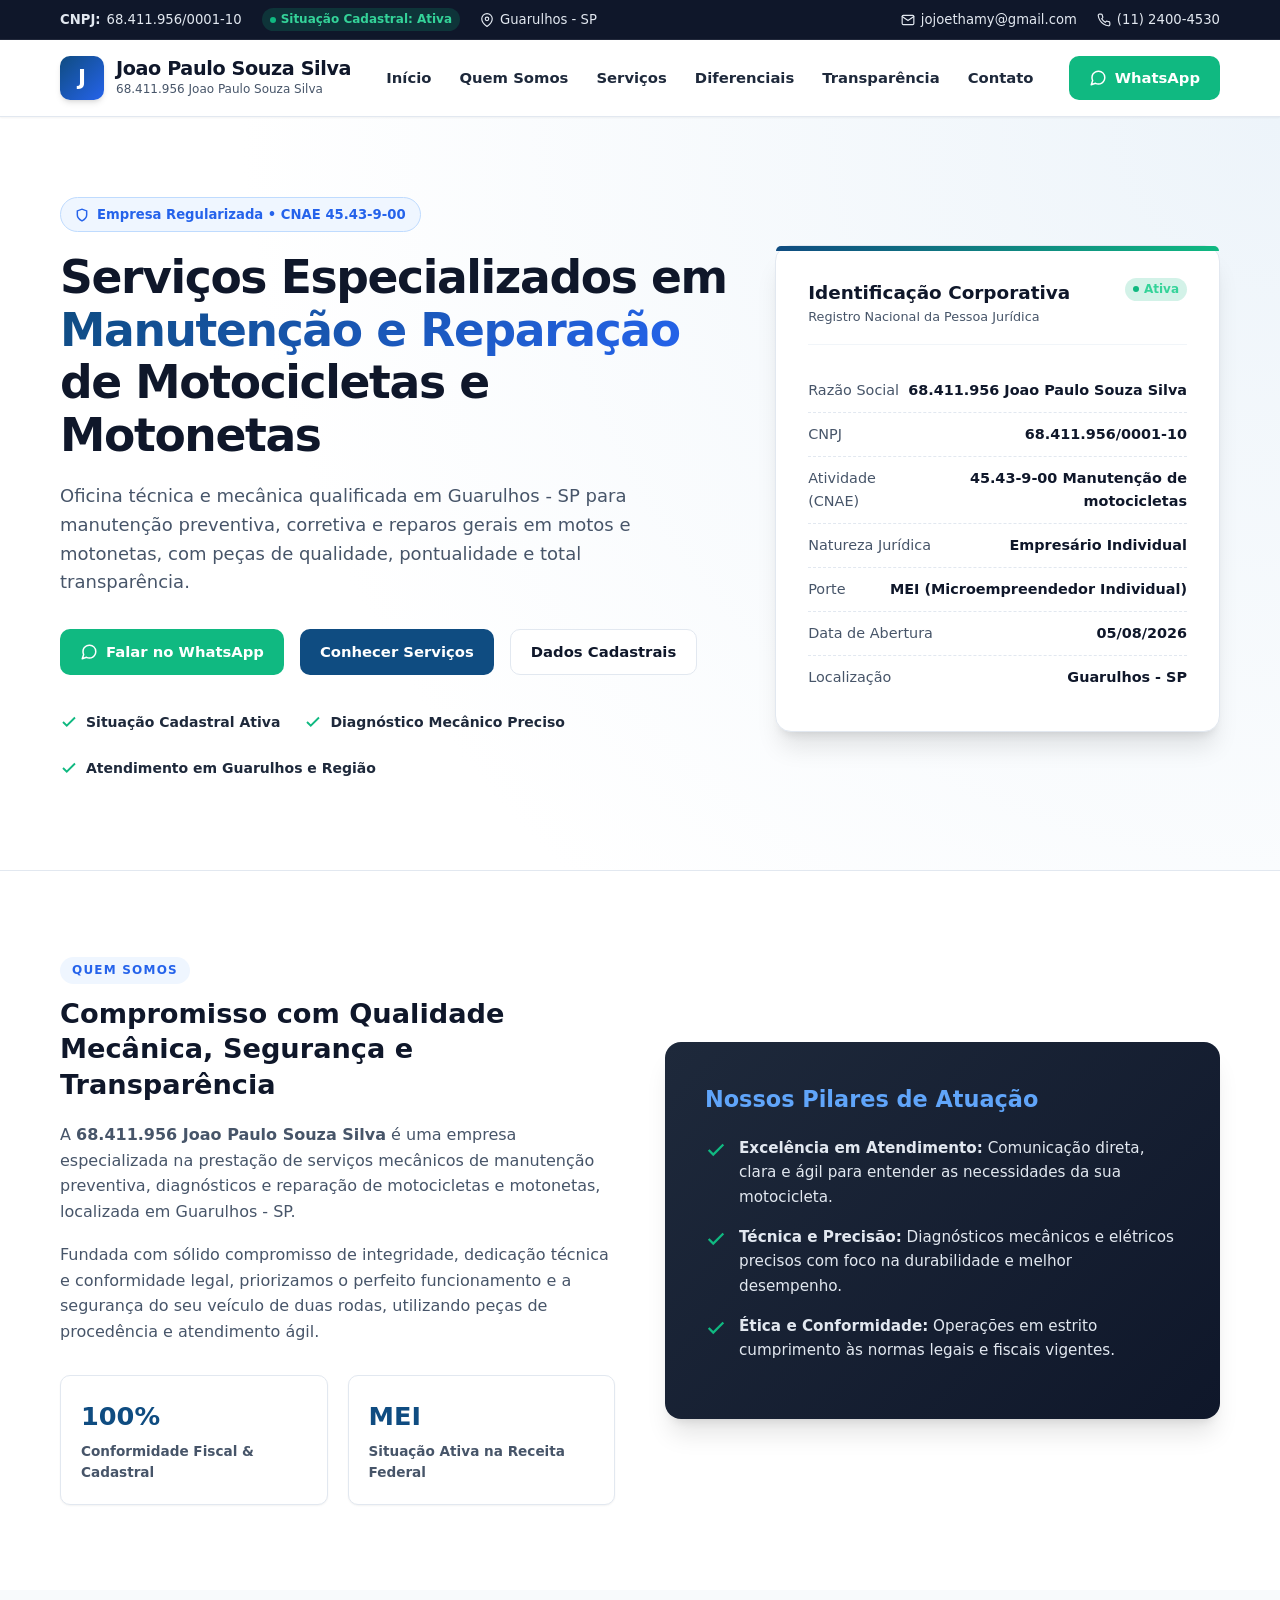
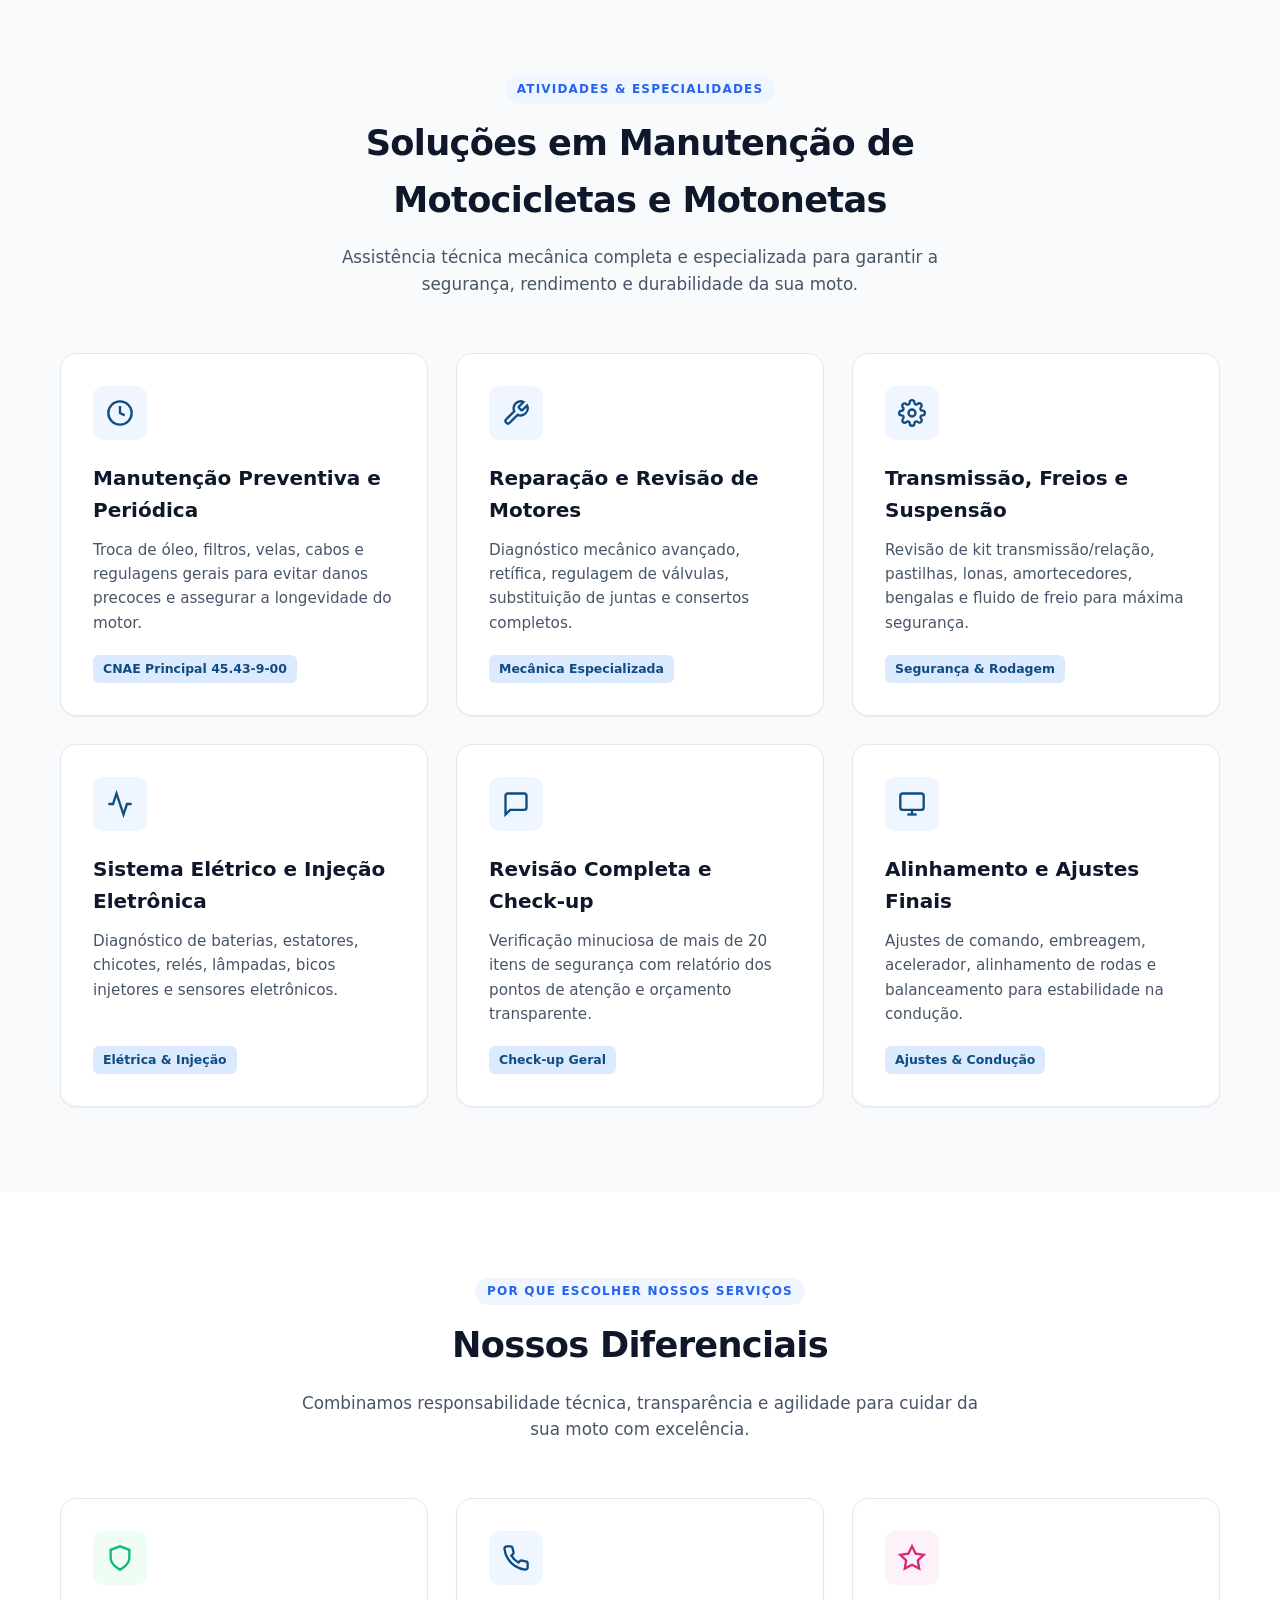
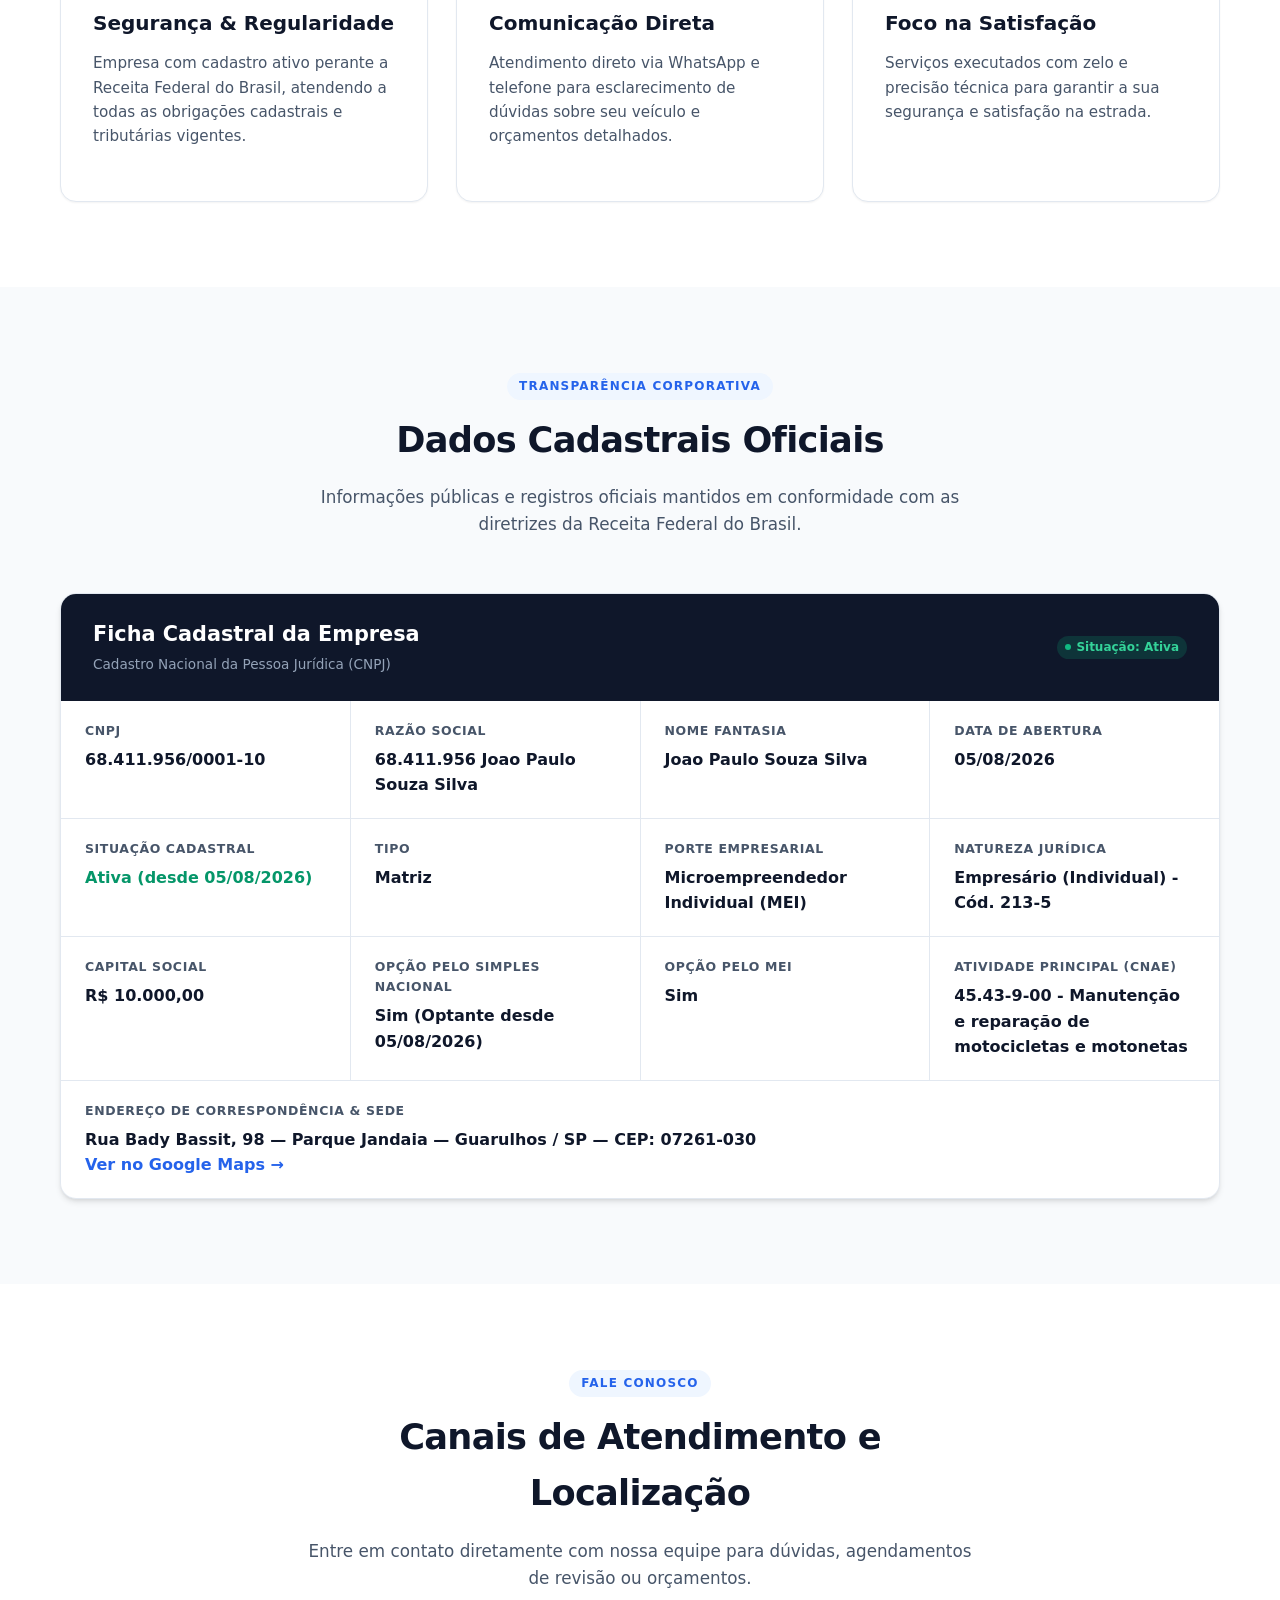
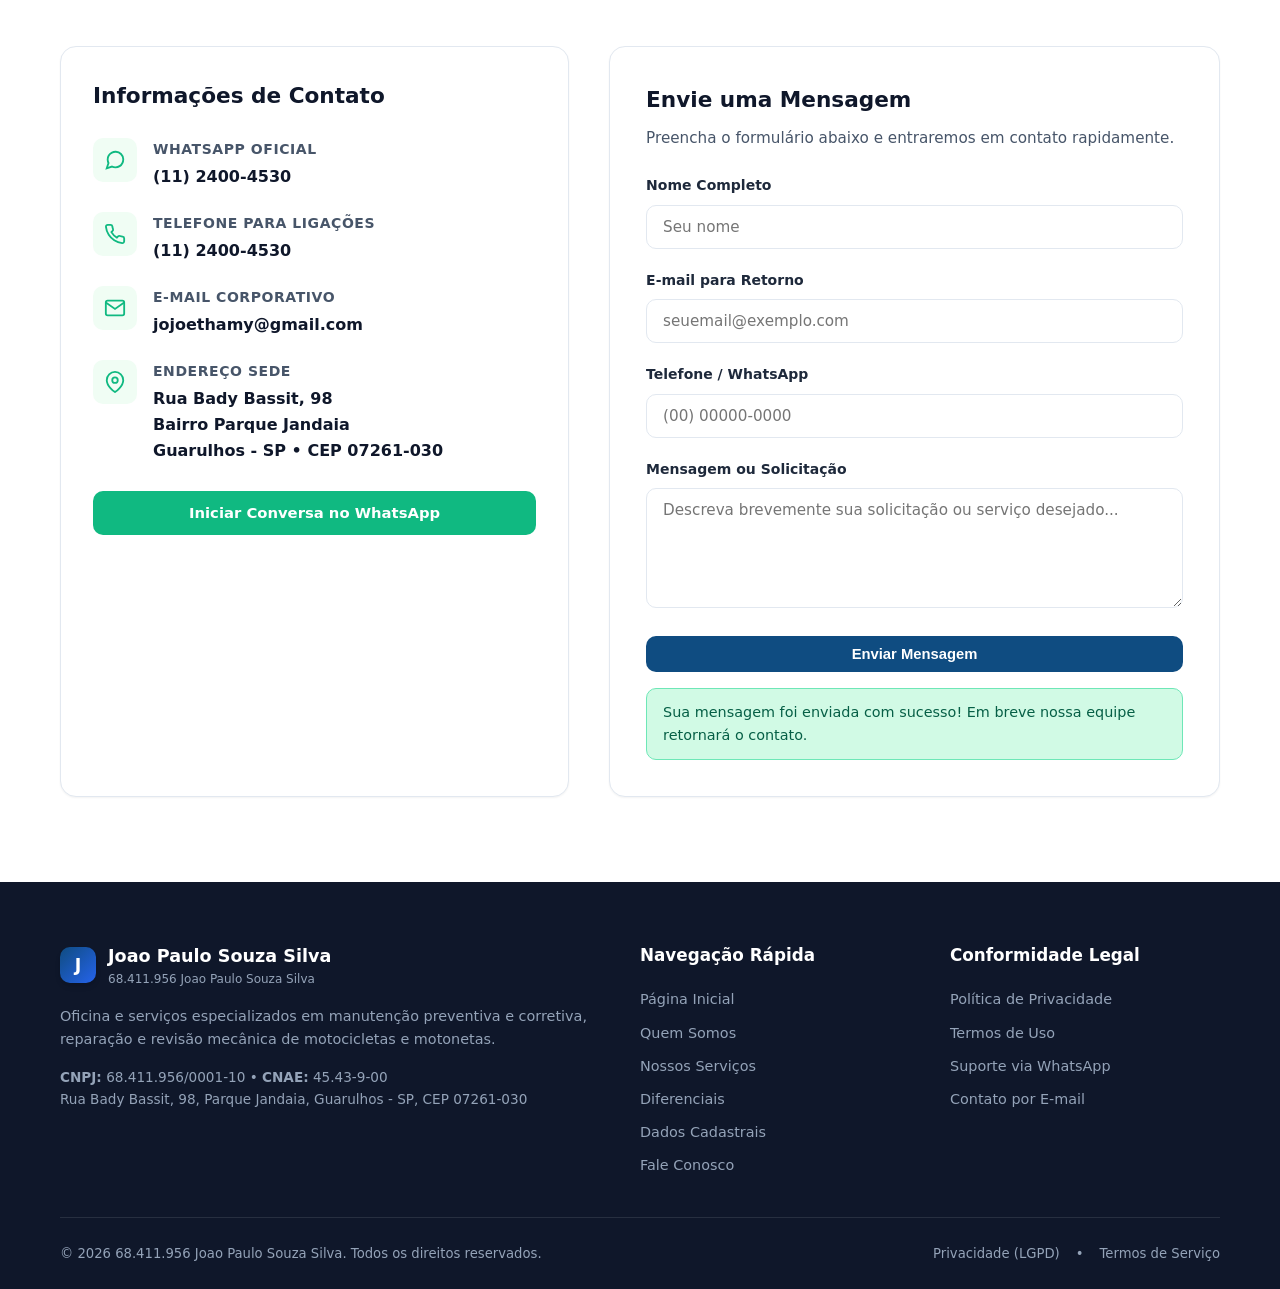
<file: index.html>
<!DOCTYPE html>
<html lang="pt-BR">
<head>
  <meta charset="UTF-8">
  <meta name="viewport" content="width=device-width, initial-scale=1.0">
  <title>Joao Paulo Souza Silva | Manutenção e Reparação de Motocicletas e Motonetas</title>
  <meta name="description" content="Serviços especializados em manutenção e reparação de motocicletas e motonetas em Guarulhos - SP. Empresa regularizada sob CNPJ 68.411.956/0001-10.">
  <meta name="keywords" content="manutenção de motocicletas, reparação de motonetas, oficina mecânica, Guarulhos, São Paulo, Joao Paulo Souza Silva">
  <link rel="stylesheet" href="css/style.css">
</head>
<body>

  <!-- Top Informative Bar -->
  <div class="topbar">
    <div class="container">
      <div class="topbar-info">
        <span class="topbar-item">
          <strong>CNPJ:</strong> 68.411.956/0001-10
        </span>
        <span class="topbar-item">
          <span class="badge-active">Situação Cadastral: Ativa</span>
        </span>
        <span class="topbar-item">
          <svg width="14" height="14" viewBox="0 0 24 24" fill="none" stroke="currentColor" stroke-width="2" stroke-linecap="round" stroke-linejoin="round"><path d="M21 10c0 7-9 13-9 13s-9-6-9-13a9 9 0 0 1 18 0z"></path><circle cx="12" cy="10" r="3"></circle></svg>
          Guarulhos - SP
        </span>
      </div>
      <div class="topbar-info">
        <a href="mailto:jojoethamy@gmail.com" class="topbar-item">
          <svg width="14" height="14" viewBox="0 0 24 24" fill="none" stroke="currentColor" stroke-width="2" stroke-linecap="round" stroke-linejoin="round"><path d="M4 4h16c1.1 0 2 .9 2 2v12c0 1.1-.9 2-2 2H4c-1.1 0-2-.9-2-2V6c0-1.1.9-2 2-2z"></path><polyline points="22,6 12,13 2,6"></polyline></svg>
          jojoethamy@gmail.com
        </a>
        <a href="tel:551124004530" class="topbar-item">
          <svg width="14" height="14" viewBox="0 0 24 24" fill="none" stroke="currentColor" stroke-width="2" stroke-linecap="round" stroke-linejoin="round"><path d="M22 16.92v3a2 2 0 0 1-2.18 2 19.79 19.79 0 0 1-8.63-3.07 19.5 19.5 0 0 1-6-6 19.79 19.79 0 0 1-3.07-8.67A2 2 0 0 1 4.11 2h3a2 2 0 0 1 2 1.72 12.84 12.84 0 0 0 .7 2.81 2 2 0 0 1-.45 2.11L8.09 9.91a16 16 0 0 0 6 6l1.27-1.27a2 2 0 0 1 2.11-.45 12.84 12.84 0 0 0 2.81.7A2 2 0 0 1 22 16.92z"></path></svg>
          (11) 2400-4530
        </a>
      </div>
    </div>
  </div>

  <!-- Main Navigation -->
  <header class="navbar">
    <div class="container">
      <a href="index.html" class="logo-wrap" aria-label="Página Inicial">
        <div class="logo-icon">J</div>
        <div class="logo-text">
          <h1>Joao Paulo Souza Silva</h1>
          <span>68.411.956 Joao Paulo Souza Silva</span>
        </div>
      </a>

      <button class="mobile-toggle" id="mobileToggle" aria-label="Abrir Menu" aria-expanded="false">
        <svg width="26" height="26" viewBox="0 0 24 24" fill="none" stroke="currentColor" stroke-width="2.5" stroke-linecap="round" stroke-linejoin="round">
          <line x1="3" y1="12" x2="21" y2="12"></line>
          <line x1="3" y1="6" x2="21" y2="6"></line>
          <line x1="3" y1="18" x2="21" y2="18"></line>
        </svg>
      </button>

      <nav class="nav-links" id="navLinks">
        <a href="#inicio" class="nav-link">Início</a>
        <a href="#sobre" class="nav-link">Quem Somos</a>
        <a href="#servicos" class="nav-link">Serviços</a>
        <a href="#diferenciais" class="nav-link">Diferenciais</a>
        <a href="#dados-cadastrais" class="nav-link">Transparência</a>
        <a href="#contato" class="nav-link">Contato</a>
      </nav>

      <div class="nav-cta">
        <a href="https://api.whatsapp.com/send?phone=551124004530" target="_blank" rel="noopener noreferrer" class="btn btn-whatsapp">
          <svg width="18" height="18" viewBox="0 0 24 24" fill="none" stroke="currentColor" stroke-width="2" stroke-linecap="round" stroke-linejoin="round"><path d="M21 11.5a8.38 8.38 0 0 1-.9 3.8 8.5 8.5 0 0 1-7.6 4.7 8.38 8.38 0 0 1-3.8-.9L3 21l1.9-5.7a8.38 8.38 0 0 1-.9-3.8 8.5 8.5 0 0 1 4.7-7.6 8.38 8.38 0 0 1 3.8-.9h.5a8.48 8.48 0 0 1 8 8v.5z"></path></svg>
          WhatsApp
        </a>
      </div>
    </div>
  </header>

  <!-- Hero Section -->
  <section class="hero" id="inicio">
    <div class="container">
      <div class="hero-grid">
        <div>
          <div class="hero-badge">
            <svg width="14" height="14" viewBox="0 0 24 24" fill="none" stroke="currentColor" stroke-width="2.5"><path d="M12 22s8-4 8-10V5l-8-3-8 3v7c0 6 8 10 8 10z"></path></svg>
            Empresa Regularizada • CNAE 45.43-9-00
          </div>
          <h2 class="hero-title">
            Serviços Especializados em <span>Manutenção e Reparação</span> de Motocicletas e Motonetas
          </h2>
          <p class="hero-subtitle">
            Oficina técnica e mecânica qualificada em Guarulhos - SP para manutenção preventiva, corretiva e reparos gerais em motos e motonetas, com peças de qualidade, pontualidade e total transparência.
          </p>
          <div class="hero-actions">
            <a href="https://api.whatsapp.com/send?phone=551124004530" target="_blank" rel="noopener noreferrer" class="btn btn-whatsapp">
              <svg width="18" height="18" viewBox="0 0 24 24" fill="none" stroke="currentColor" stroke-width="2" stroke-linecap="round" stroke-linejoin="round"><path d="M21 11.5a8.38 8.38 0 0 1-.9 3.8 8.5 8.5 0 0 1-7.6 4.7 8.38 8.38 0 0 1-3.8-.9L3 21l1.9-5.7a8.38 8.38 0 0 1-.9-3.8 8.5 8.5 0 0 1 4.7-7.6 8.38 8.38 0 0 1 3.8-.9h.5a8.48 8.48 0 0 1 8 8v.5z"></path></svg>
              Falar no WhatsApp
            </a>
            <a href="#servicos" class="btn btn-primary">Conhecer Serviços</a>
            <a href="#dados-cadastrais" class="btn btn-outline">Dados Cadastrais</a>
          </div>

          <div class="hero-features-list">
            <div class="hero-feat-item">
              <svg width="18" height="18" viewBox="0 0 24 24" fill="none" stroke="currentColor" stroke-width="2.5"><polyline points="20 6 9 17 4 12"></polyline></svg>
              Situação Cadastral Ativa
            </div>
            <div class="hero-feat-item">
              <svg width="18" height="18" viewBox="0 0 24 24" fill="none" stroke="currentColor" stroke-width="2.5"><polyline points="20 6 9 17 4 12"></polyline></svg>
              Diagnóstico Mecânico Preciso
            </div>
            <div class="hero-feat-item">
              <svg width="18" height="18" viewBox="0 0 24 24" fill="none" stroke="currentColor" stroke-width="2.5"><polyline points="20 6 9 17 4 12"></polyline></svg>
              Atendimento em Guarulhos e Região
            </div>
          </div>
        </div>

        <!-- Corporate Profile Overview Card -->
        <div>
          <div class="hero-card">
            <div class="hero-card-header">
              <div>
                <h3>Identificação Corporativa</h3>
                <p style="font-size: 0.8rem; color: var(--gray-600);">Registro Nacional da Pessoa Jurídica</p>
              </div>
              <span class="badge-active">Ativa</span>
            </div>

            <div class="hero-card-row">
              <span class="hero-card-label">Razão Social</span>
              <span class="hero-card-val">68.411.956 Joao Paulo Souza Silva</span>
            </div>
            <div class="hero-card-row">
              <span class="hero-card-label">CNPJ</span>
              <span class="hero-card-val">68.411.956/0001-10</span>
            </div>
            <div class="hero-card-row">
              <span class="hero-card-label">Atividade (CNAE)</span>
              <span class="hero-card-val">45.43-9-00 Manutenção de motocicletas</span>
            </div>
            <div class="hero-card-row">
              <span class="hero-card-label">Natureza Jurídica</span>
              <span class="hero-card-val">Empresário Individual</span>
            </div>
            <div class="hero-card-row">
              <span class="hero-card-label">Porte</span>
              <span class="hero-card-val">MEI (Microempreendedor Individual)</span>
            </div>
            <div class="hero-card-row">
              <span class="hero-card-label">Data de Abertura</span>
              <span class="hero-card-val">05/08/2026</span>
            </div>
            <div class="hero-card-row">
              <span class="hero-card-label">Localização</span>
              <span class="hero-card-val">Guarulhos - SP</span>
            </div>
          </div>
        </div>
      </div>
    </div>
  </section>

  <!-- About Section -->
  <section class="section" id="sobre">
    <div class="container">
      <div class="about-grid">
        <div class="about-text">
          <span class="section-badge">Quem Somos</span>
          <h3>Compromisso com Qualidade Mecânica, Segurança e Transparência</h3>
          <p>
            A <strong>68.411.956 Joao Paulo Souza Silva</strong> é uma empresa especializada na prestação de serviços mecânicos de manutenção preventiva, diagnósticos e reparação de motocicletas e motonetas, localizada em Guarulhos - SP.
          </p>
          <p>
            Fundada com sólido compromisso de integridade, dedicação técnica e conformidade legal, priorizamos o perfeito funcionamento e a segurança do seu veículo de duas rodas, utilizando peças de procedência e atendimento ágil.
          </p>
          
          <div class="about-stats">
            <div class="stat-box">
              <h4>100%</h4>
              <p>Conformidade Fiscal & Cadastral</p>
            </div>
            <div class="stat-box">
              <h4>MEI</h4>
              <p>Situação Ativa na Receita Federal</p>
            </div>
          </div>
        </div>

        <div class="about-highlight-box">
          <h4>Nossos Pilares de Atuação</h4>
          <ul>
            <li>
              <svg width="22" height="22" viewBox="0 0 24 24" fill="none" stroke="currentColor" stroke-width="2.5"><polyline points="20 6 9 17 4 12"></polyline></svg>
              <span><strong>Excelência em Atendimento:</strong> Comunicação direta, clara e ágil para entender as necessidades da sua motocicleta.</span>
            </li>
            <li>
              <svg width="22" height="22" viewBox="0 0 24 24" fill="none" stroke="currentColor" stroke-width="2.5"><polyline points="20 6 9 17 4 12"></polyline></svg>
              <span><strong>Técnica e Precisão:</strong> Diagnósticos mecânicos e elétricos precisos com foco na durabilidade e melhor desempenho.</span>
            </li>
            <li>
              <svg width="22" height="22" viewBox="0 0 24 24" fill="none" stroke="currentColor" stroke-width="2.5"><polyline points="20 6 9 17 4 12"></polyline></svg>
              <span><strong>Ética e Conformidade:</strong> Operações em estrito cumprimento às normas legais e fiscais vigentes.</span>
            </li>
          </ul>
        </div>
      </div>
    </div>
  </section>

  <!-- Services Section (CNAE 45.43-9-00) -->
  <section class="section section-bg-light" id="servicos">
    <div class="container">
      <div class="section-header">
        <span class="section-badge">Atividades & Especialidades</span>
        <h2 class="section-title">Soluções em Manutenção de Motocicletas e Motonetas</h2>
        <p class="section-subtitle">
          Assistência técnica mecânica completa e especializada para garantir a segurança, rendimento e durabilidade da sua moto.
        </p>
      </div>

      <div class="services-grid">
        <div class="service-card">
          <div class="service-icon">
            <svg width="28" height="28" viewBox="0 0 24 24" fill="none" stroke="currentColor" stroke-width="2"><circle cx="12" cy="12" r="10"></circle><polyline points="12 6 12 12 16 14"></polyline></svg>
          </div>
          <h3>Manutenção Preventiva e Periódica</h3>
          <p>Troca de óleo, filtros, velas, cabos e regulagens gerais para evitar danos precoces e assegurar a longevidade do motor.</p>
          <span class="service-badge">CNAE Principal 45.43-9-00</span>
        </div>

        <div class="service-card">
          <div class="service-icon">
            <svg width="28" height="28" viewBox="0 0 24 24" fill="none" stroke="currentColor" stroke-width="2"><path d="M14.7 6.3a1 1 0 0 0 0 1.4l1.6 1.6a1 1 0 0 0 1.4 0l3.77-3.77a6 6 0 0 1-7.94 7.94l-6.91 6.91a2.12 2.12 0 0 1-3-3l6.91-6.91a6 6 0 0 1 7.94-7.94l-3.76 3.76z"></path></svg>
          </div>
          <h3>Reparação e Revisão de Motores</h3>
          <p>Diagnóstico mecânico avançado, retífica, regulagem de válvulas, substituição de juntas e consertos completos.</p>
          <span class="service-badge">Mecânica Especializada</span>
        </div>

        <div class="service-card">
          <div class="service-icon">
            <svg width="28" height="28" viewBox="0 0 24 24" fill="none" stroke="currentColor" stroke-width="2"><circle cx="12" cy="12" r="3"></circle><path d="M19.4 15a1.65 1.65 0 0 0 .33 1.82l.06.06a2 2 0 0 1 0 2.83 2 2 0 0 1-2.83 0l-.06-.06a1.65 1.65 0 0 0-1.82-.33 1.65 1.65 0 0 0-1 1.51V21a2 2 0 0 1-2 2 2 2 0 0 1-2-2v-.09A1.65 1.65 0 0 0 9 19.4a1.65 1.65 0 0 0-1.82.33l-.06.06a2 2 0 0 1-2.83 0 2 2 0 0 1 0-2.83l.06-.06a1.65 1.65 0 0 0 .33-1.82 1.65 1.65 0 0 0-1.51-1H3a2 2 0 0 1-2-2 2 2 0 0 1 2-2h.09A1.65 1.65 0 0 0 4.6 9a1.65 1.65 0 0 0-.33-1.82l-.06-.06a2 2 0 0 1 0-2.83 2 2 0 0 1 2.83 0l.06.06a1.65 1.65 0 0 0 1.82.33H9a1.65 1.65 0 0 0 1-1.51V3a2 2 0 0 1 2-2 2 2 0 0 1 2 2v.09a1.65 1.65 0 0 0 1 1.51 1.65 1.65 0 0 0 1.82-.33l.06-.06a2 2 0 0 1 2.83 0 2 2 0 0 1 0 2.83l-.06.06a1.65 1.65 0 0 0-.33 1.82V9a1.65 1.65 0 0 0 1.51 1H21a2 2 0 0 1 2 2 2 2 0 0 1-2 2h-.09a1.65 1.65 0 0 0-1.51 1z"></path></svg>
          </div>
          <h3>Transmissão, Freios e Suspensão</h3>
          <p>Revisão de kit transmissão/relação, pastilhas, lonas, amortecedores, bengalas e fluido de freio para máxima segurança.</p>
          <span class="service-badge">Segurança & Rodagem</span>
        </div>

        <div class="service-card">
          <div class="service-icon">
            <svg width="28" height="28" viewBox="0 0 24 24" fill="none" stroke="currentColor" stroke-width="2"><polyline points="22 12 18 12 15 21 9 3 6 12 2 12"></polyline></svg>
          </div>
          <h3>Sistema Elétrico e Injeção Eletrônica</h3>
          <p>Diagnóstico de baterias, estatores, chicotes, relés, lâmpadas, bicos injetores e sensores eletrônicos.</p>
          <span class="service-badge">Elétrica & Injeção</span>
        </div>

        <div class="service-card">
          <div class="service-icon">
            <svg width="28" height="28" viewBox="0 0 24 24" fill="none" stroke="currentColor" stroke-width="2"><path d="M21 15a2 2 0 0 1-2 2H7l-4 4V5a2 2 0 0 1 2-2h14a2 2 0 0 1 2 2z"></path></svg>
          </div>
          <h3>Revisão Completa e Check-up</h3>
          <p>Verificação minuciosa de mais de 20 itens de segurança com relatório dos pontos de atenção e orçamento transparente.</p>
          <span class="service-badge">Check-up Geral</span>
        </div>

        <div class="service-card">
          <div class="service-icon">
            <svg width="28" height="28" viewBox="0 0 24 24" fill="none" stroke="currentColor" stroke-width="2"><rect x="2" y="3" width="20" height="14" rx="2" ry="2"></rect><line x1="8" y1="21" x2="16" y2="21"></line><line x1="12" y1="17" x2="12" y2="21"></line></svg>
          </div>
          <h3>Alinhamento e Ajustes Finais</h3>
          <p>Ajustes de comando, embreagem, acelerador, alinhamento de rodas e balanceamento para estabilidade na condução.</p>
          <span class="service-badge">Ajustes & Condução</span>
        </div>
      </div>
    </div>
  </section>

  <!-- Diferenciais -->
  <section class="section" id="diferenciais">
    <div class="container">
      <div class="section-header">
        <span class="section-badge">Por Que Escolher Nossos Serviços</span>
        <h2 class="section-title">Nossos Diferenciais</h2>
        <p class="section-subtitle">Combinamos responsabilidade técnica, transparência e agilidade para cuidar da sua moto com excelência.</p>
      </div>

      <div class="services-grid">
        <div class="service-card">
          <div class="service-icon" style="background: #f0fdf4; color: var(--accent);">
            <svg width="28" height="28" viewBox="0 0 24 24" fill="none" stroke="currentColor" stroke-width="2"><path d="M12 22s8-4 8-10V5l-8-3-8 3v7c0 6 8 10 8 10z"></path></svg>
          </div>
          <h3>Segurança & Regularidade</h3>
          <p>Empresa com cadastro ativo perante a Receita Federal do Brasil, atendendo a todas as obrigações cadastrais e tributárias vigentes.</p>
        </div>

        <div class="service-card">
          <div class="service-icon" style="background: #eff6ff; color: var(--primary);">
            <svg width="28" height="28" viewBox="0 0 24 24" fill="none" stroke="currentColor" stroke-width="2"><path d="M22 16.92v3a2 2 0 0 1-2.18 2 19.79 19.79 0 0 1-8.63-3.07 19.5 19.5 0 0 1-6-6 19.79 19.79 0 0 1-3.07-8.67A2 2 0 0 1 4.11 2h3a2 2 0 0 1 2 1.72 12.84 12.84 0 0 0 .7 2.81 2 2 0 0 1-.45 2.11L8.09 9.91a16 16 0 0 0 6 6l1.27-1.27a2 2 0 0 1 2.11-.45 12.84 12.84 0 0 0 2.81.7A2 2 0 0 1 22 16.92z"></path></svg>
          </div>
          <h3>Comunicação Direta</h3>
          <p>Atendimento direto via WhatsApp e telefone para esclarecimento de dúvidas sobre seu veículo e orçamentos detalhados.</p>
        </div>

        <div class="service-card">
          <div class="service-icon" style="background: #fdf2f8; color: #db2777;">
            <svg width="28" height="28" viewBox="0 0 24 24" fill="none" stroke="currentColor" stroke-width="2"><polygon points="12 2 15.09 8.26 22 9.27 17 14.14 18.18 21.02 12 17.77 5.82 21.02 7 14.14 2 9.27 8.91 8.26 12 2"></polygon></svg>
          </div>
          <h3>Foco na Satisfação</h3>
          <p>Serviços executados com zelo e precisão técnica para garantir a sua segurança e satisfação na estrada.</p>
        </div>
      </div>
    </div>
  </section>

  <!-- Transparência Cadastral Section -->
  <section class="section section-bg-light" id="dados-cadastrais">
    <div class="container">
      <div class="section-header">
        <span class="section-badge">Transparência Corporativa</span>
        <h2 class="section-title">Dados Cadastrais Oficiais</h2>
        <p class="section-subtitle">
          Informações públicas e registros oficiais mantidos em conformidade com as diretrizes da Receita Federal do Brasil.
        </p>
      </div>

      <div class="data-card">
        <div class="data-card-header">
          <div>
            <h3>Ficha Cadastral da Empresa</h3>
            <span style="font-size: 0.85rem; color: #94a3b8;">Cadastro Nacional da Pessoa Jurídica (CNPJ)</span>
          </div>
          <span class="badge-active">Situação: Ativa</span>
        </div>

        <div class="data-table-grid">
          <div class="data-cell">
            <div class="data-cell-label">CNPJ</div>
            <div class="data-cell-value">68.411.956/0001-10</div>
          </div>

          <div class="data-cell">
            <div class="data-cell-label">Razão Social</div>
            <div class="data-cell-value">68.411.956 Joao Paulo Souza Silva</div>
          </div>

          <div class="data-cell">
            <div class="data-cell-label">Nome Fantasia</div>
            <div class="data-cell-value">Joao Paulo Souza Silva</div>
          </div>

          <div class="data-cell">
            <div class="data-cell-label">Data de Abertura</div>
            <div class="data-cell-value">05/08/2026</div>
          </div>

          <div class="data-cell">
            <div class="data-cell-label">Situação Cadastral</div>
            <div class="data-cell-value" style="color: var(--accent-dark);">Ativa (desde 05/08/2026)</div>
          </div>

          <div class="data-cell">
            <div class="data-cell-label">Tipo</div>
            <div class="data-cell-value">Matriz</div>
          </div>

          <div class="data-cell">
            <div class="data-cell-label">Porte Empresarial</div>
            <div class="data-cell-value">Microempreendedor Individual (MEI)</div>
          </div>

          <div class="data-cell">
            <div class="data-cell-label">Natureza Jurídica</div>
            <div class="data-cell-value">Empresário (Individual) - Cód. 213-5</div>
          </div>

          <div class="data-cell">
            <div class="data-cell-label">Capital Social</div>
            <div class="data-cell-value">R$ 10.000,00</div>
          </div>

          <div class="data-cell">
            <div class="data-cell-label">Opção pelo Simples Nacional</div>
            <div class="data-cell-value">Sim (Optante desde 05/08/2026)</div>
          </div>

          <div class="data-cell">
            <div class="data-cell-label">Opção pelo MEI</div>
            <div class="data-cell-value">Sim</div>
          </div>

          <div class="data-cell">
            <div class="data-cell-label">Atividade Principal (CNAE)</div>
            <div class="data-cell-value">45.43-9-00 - Manutenção e reparação de motocicletas e motonetas</div>
          </div>

          <div class="data-cell" style="grid-column: 1 / -1;">
            <div class="data-cell-label">Endereço de Correspondência & Sede</div>
            <div class="data-cell-value">
              Rua Bady Bassit, 98 — Parque Jandaia — Guarulhos / SP — CEP: 07261-030
              <br>
              <a href="https://www.google.com.br/maps/search/Rua%20Bady%20Bassit%2098%20Parque%20Jandaia%20Guarulhos%20SP" target="_blank" rel="noopener noreferrer">
                Ver no Google Maps &rarr;
              </a>
            </div>
          </div>
        </div>
      </div>
    </div>
  </section>

  <!-- Contact & Location Section -->
  <section class="section" id="contato">
    <div class="container">
      <div class="section-header">
        <span class="section-badge">Fale Conosco</span>
        <h2 class="section-title">Canais de Atendimento e Localização</h2>
        <p class="section-subtitle">
          Entre em contato diretamente com nossa equipe para dúvidas, agendamentos de revisão ou orçamentos.
        </p>
      </div>

      <div class="contact-grid">
        <!-- Info Column -->
        <div class="contact-info-card">
          <h3>Informações de Contato</h3>
          
          <div class="contact-list">
            <div class="contact-item">
              <div class="contact-icon">
                <svg width="22" height="22" viewBox="0 0 24 24" fill="none" stroke="currentColor" stroke-width="2"><path d="M21 11.5a8.38 8.38 0 0 1-.9 3.8 8.5 8.5 0 0 1-7.6 4.7 8.38 8.38 0 0 1-3.8-.9L3 21l1.9-5.7a8.38 8.38 0 0 1-.9-3.8 8.5 8.5 0 0 1 4.7-7.6 8.38 8.38 0 0 1 3.8-.9h.5a8.48 8.48 0 0 1 8 8v.5z"></path></svg>
              </div>
              <div class="contact-item-text">
                <h4>WhatsApp Oficial</h4>
                <a href="https://api.whatsapp.com/send?phone=551124004530" target="_blank" rel="noopener noreferrer">
                  (11) 2400-4530
                </a>
              </div>
            </div>

            <div class="contact-item">
              <div class="contact-icon">
                <svg width="22" height="22" viewBox="0 0 24 24" fill="none" stroke="currentColor" stroke-width="2"><path d="M22 16.92v3a2 2 0 0 1-2.18 2 19.79 19.79 0 0 1-8.63-3.07 19.5 19.5 0 0 1-6-6 19.79 19.79 0 0 1-3.07-8.67A2 2 0 0 1 4.11 2h3a2 2 0 0 1 2 1.72 12.84 12.84 0 0 0 .7 2.81 2 2 0 0 1-.45 2.11L8.09 9.91a16 16 0 0 0 6 6l1.27-1.27a2 2 0 0 1 2.11-.45 12.84 12.84 0 0 0 2.81.7A2 2 0 0 1 22 16.92z"></path></svg>
              </div>
              <div class="contact-item-text">
                <h4>Telefone para Ligações</h4>
                <a href="tel:551124004530">
                  (11) 2400-4530
                </a>
              </div>
            </div>

            <div class="contact-item">
              <div class="contact-icon">
                <svg width="22" height="22" viewBox="0 0 24 24" fill="none" stroke="currentColor" stroke-width="2"><path d="M4 4h16c1.1 0 2 .9 2 2v12c0 1.1-.9 2-2 2H4c-1.1 0-2-.9-2-2V6c0-1.1.9-2 2-2z"></path><polyline points="22,6 12,13 2,6"></polyline></svg>
              </div>
              <div class="contact-item-text">
                <h4>E-mail Corporativo</h4>
                <a href="mailto:jojoethamy@gmail.com">
                  jojoethamy@gmail.com
                </a>
              </div>
            </div>

            <div class="contact-item">
              <div class="contact-icon">
                <svg width="22" height="22" viewBox="0 0 24 24" fill="none" stroke="currentColor" stroke-width="2"><path d="M21 10c0 7-9 13-9 13s-9-6-9-13a9 9 0 0 1 18 0z"></path><circle cx="12" cy="10" r="3"></circle></svg>
              </div>
              <div class="contact-item-text">
                <h4>Endereço Sede</h4>
                <p>
                  Rua Bady Bassit, 98<br>
                  Bairro Parque Jandaia<br>
                  Guarulhos - SP • CEP 07261-030
                </p>
              </div>
            </div>
          </div>

          <div style="margin-top: 28px;">
            <a href="https://api.whatsapp.com/send?phone=551124004530" target="_blank" rel="noopener noreferrer" class="btn btn-whatsapp" style="width: 100%;">
              Iniciar Conversa no WhatsApp
            </a>
          </div>
        </div>

        <!-- Form Column -->
        <div class="contact-form-card">
          <h3 style="font-size: 1.35rem; font-weight: 700; margin-bottom: 8px;">Envie uma Mensagem</h3>
          <p style="color: var(--gray-600); margin-bottom: 24px; font-size: 0.95rem;">
            Preencha o formulário abaixo e entraremos em contato rapidamente.
          </p>

          <form id="contactForm">
            <div class="form-group">
              <label class="form-label" for="formNome">Nome Completo</label>
              <input type="text" id="formNome" class="form-control" placeholder="Seu nome" required>
            </div>

            <div class="form-group">
              <label class="form-label" for="formEmail">E-mail para Retorno</label>
              <input type="email" id="formEmail" class="form-control" placeholder="seuemail@exemplo.com" required>
            </div>

            <div class="form-group">
              <label class="form-label" for="formTelefone">Telefone / WhatsApp</label>
              <input type="tel" id="formTelefone" class="form-control" placeholder="(00) 00000-0000" required>
            </div>

            <div class="form-group">
              <label class="form-label" for="formMensagem">Mensagem ou Solicitação</label>
              <textarea id="formMensagem" class="form-control" placeholder="Descreva brevemente sua solicitação ou serviço desejado..." required></textarea>
            </div>

            <button type="submit" class="btn btn-primary" style="width: 100%;">
              Enviar Mensagem
            </button>

            <div class="form-alert success" id="formSuccess">
              Sua mensagem foi enviada com sucesso! Em breve nossa equipe retornará o contato.
            </div>
          </form>
        </div>
      </div>
    </div>
  </section>

  <!-- Footer -->
  <footer class="footer">
    <div class="container">
      <div class="footer-grid">
        <div class="footer-col">
          <div class="logo-wrap" style="margin-bottom: 16px;">
            <div class="logo-icon" style="width: 36px; height: 36px; font-size: 1.1rem;">J</div>
            <div class="logo-text">
              <h4 style="color: var(--white); margin: 0; font-size: 1.1rem;">Joao Paulo Souza Silva</h4>
              <span style="color: var(--gray-400);">68.411.956 Joao Paulo Souza Silva</span>
            </div>
          </div>
          <p>
            Oficina e serviços especializados em manutenção preventiva e corretiva, reparação e revisão mecânica de motocicletas e motonetas.
          </p>
          <p style="font-size: 0.85rem; color: var(--gray-400);">
            <strong>CNPJ:</strong> 68.411.956/0001-10 &bull; <strong>CNAE:</strong> 45.43-9-00<br>
            Rua Bady Bassit, 98, Parque Jandaia, Guarulhos - SP, CEP 07261-030
          </p>
        </div>

        <div class="footer-col">
          <h4>Navegação Rápida</h4>
          <div class="footer-links">
            <a href="#inicio">Página Inicial</a>
            <a href="#sobre">Quem Somos</a>
            <a href="#servicos">Nossos Serviços</a>
            <a href="#diferenciais">Diferenciais</a>
            <a href="#dados-cadastrais">Dados Cadastrais</a>
            <a href="#contato">Fale Conosco</a>
          </div>
        </div>

        <div class="footer-col">
          <h4>Conformidade Legal</h4>
          <div class="footer-links">
            <a href="politica-de-privacidade.html">Política de Privacidade</a>
            <a href="termos-de-uso.html">Termos de Uso</a>
            <a href="https://api.whatsapp.com/send?phone=551124004530" target="_blank" rel="noopener noreferrer">Suporte via WhatsApp</a>
            <a href="mailto:jojoethamy@gmail.com">Contato por E-mail</a>
          </div>
        </div>
      </div>

      <div class="footer-bottom">
        <div>
          &copy; <span id="currentYear"></span> 68.411.956 Joao Paulo Souza Silva. Todos os direitos reservados.
        </div>
        <div style="display: flex; gap: 16px;">
          <a href="politica-de-privacidade.html">Privacidade (LGPD)</a>
          <span>&bull;</span>
          <a href="termos-de-uso.html">Termos de Serviço</a>
        </div>
      </div>
    </div>
  </footer>

  <script src="js/main.js"></script>
</body>
</html>
</file>
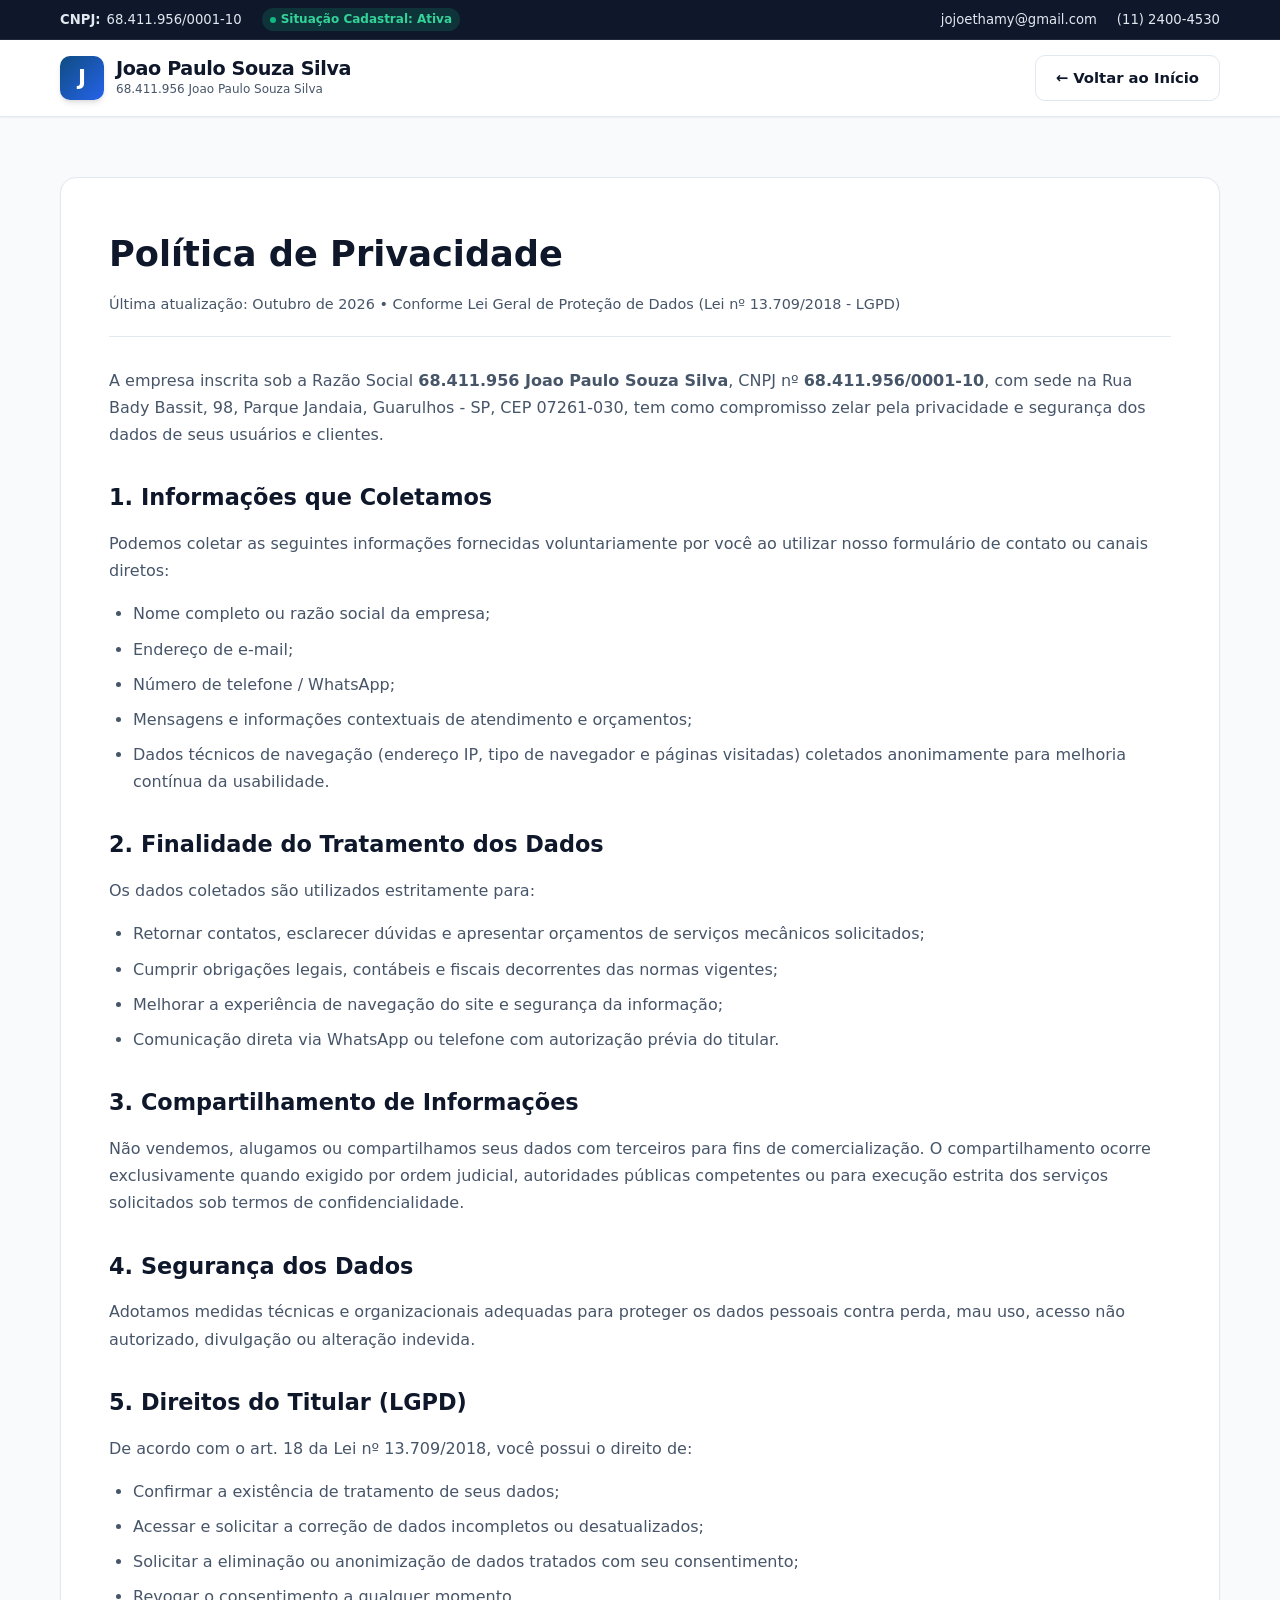
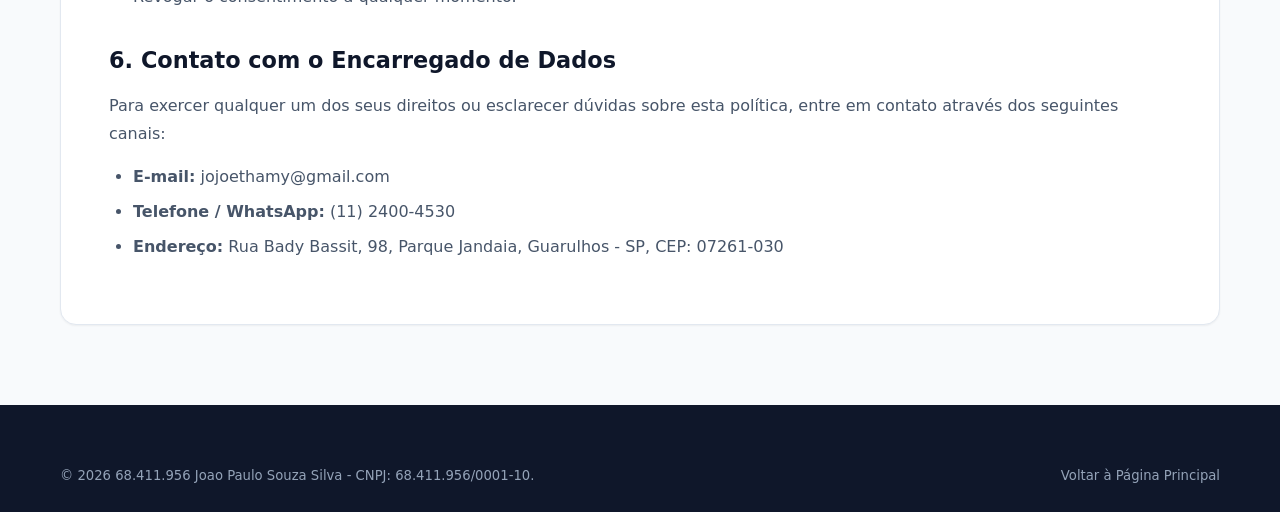
<file: politica-de-privacidade.html>
<!DOCTYPE html>
<html lang="pt-BR">
<head>
  <meta charset="UTF-8">
  <meta name="viewport" content="width=device-width, initial-scale=1.0">
  <title>Política de Privacidade | Joao Paulo Souza Silva</title>
  <meta name="description" content="Política de Privacidade e Proteção de Dados da empresa 68.411.956 Joao Paulo Souza Silva em conformidade com a LGPD.">
  <link rel="stylesheet" href="css/style.css">
</head>
<body>

  <!-- Top Informative Bar -->
  <div class="topbar">
    <div class="container">
      <div class="topbar-info">
        <span class="topbar-item">
          <strong>CNPJ:</strong> 68.411.956/0001-10
        </span>
        <span class="topbar-item">
          <span class="badge-active">Situação Cadastral: Ativa</span>
        </span>
      </div>
      <div class="topbar-info">
        <a href="mailto:jojoethamy@gmail.com" class="topbar-item">
          jojoethamy@gmail.com
        </a>
        <a href="tel:551124004530" class="topbar-item">
          (11) 2400-4530
        </a>
      </div>
    </div>
  </div>

  <!-- Main Navigation -->
  <header class="navbar">
    <div class="container">
      <a href="index.html" class="logo-wrap">
        <div class="logo-icon">J</div>
        <div class="logo-text">
          <h1>Joao Paulo Souza Silva</h1>
          <span>68.411.956 Joao Paulo Souza Silva</span>
        </div>
      </a>

      <div class="nav-cta">
        <a href="index.html" class="btn btn-outline">&larr; Voltar ao Início</a>
      </div>
    </div>
  </header>

  <main class="legal-page section-bg-light">
    <div class="container">
      <div class="legal-card">
        <h1>Política de Privacidade</h1>
        <div class="legal-meta">
          Última atualização: Outubro de 2026 &bull; Conforme Lei Geral de Proteção de Dados (Lei nº 13.709/2018 - LGPD)
        </div>

        <div class="legal-content">
          <p>
            A empresa inscrita sob a Razão Social <strong>68.411.956 Joao Paulo Souza Silva</strong>, CNPJ nº <strong>68.411.956/0001-10</strong>, com sede na Rua Bady Bassit, 98, Parque Jandaia, Guarulhos - SP, CEP 07261-030, tem como compromisso zelar pela privacidade e segurança dos dados de seus usuários e clientes.
          </p>

          <h2>1. Informações que Coletamos</h2>
          <p>Podemos coletar as seguintes informações fornecidas voluntariamente por você ao utilizar nosso formulário de contato ou canais diretos:</p>
          <ul>
            <li>Nome completo ou razão social da empresa;</li>
            <li>Endereço de e-mail;</li>
            <li>Número de telefone / WhatsApp;</li>
            <li>Mensagens e informações contextuais de atendimento e orçamentos;</li>
            <li>Dados técnicos de navegação (endereço IP, tipo de navegador e páginas visitadas) coletados anonimamente para melhoria contínua da usabilidade.</li>
          </ul>

          <h2>2. Finalidade do Tratamento dos Dados</h2>
          <p>Os dados coletados são utilizados estritamente para:</p>
          <ul>
            <li>Retornar contatos, esclarecer dúvidas e apresentar orçamentos de serviços mecânicos solicitados;</li>
            <li>Cumprir obrigações legais, contábeis e fiscais decorrentes das normas vigentes;</li>
            <li>Melhorar a experiência de navegação do site e segurança da informação;</li>
            <li>Comunicação direta via WhatsApp ou telefone com autorização prévia do titular.</li>
          </ul>

          <h2>3. Compartilhamento de Informações</h2>
          <p>
            Não vendemos, alugamos ou compartilhamos seus dados com terceiros para fins de comercialização. O compartilhamento ocorre exclusivamente quando exigido por ordem judicial, autoridades públicas competentes ou para execução estrita dos serviços solicitados sob termos de confidencialidade.
          </p>

          <h2>4. Segurança dos Dados</h2>
          <p>
            Adotamos medidas técnicas e organizacionais adequadas para proteger os dados pessoais contra perda, mau uso, acesso não autorizado, divulgação ou alteração indevida.
          </p>

          <h2>5. Direitos do Titular (LGPD)</h2>
          <p>De acordo com o art. 18 da Lei nº 13.709/2018, você possui o direito de:</p>
          <ul>
            <li>Confirmar a existência de tratamento de seus dados;</li>
            <li>Acessar e solicitar a correção de dados incompletos ou desatualizados;</li>
            <li>Solicitar a eliminação ou anonimização de dados tratados com seu consentimento;</li>
            <li>Revogar o consentimento a qualquer momento.</li>
          </ul>

          <h2>6. Contato com o Encarregado de Dados</h2>
          <p>
            Para exercer qualquer um dos seus direitos ou esclarecer dúvidas sobre esta política, entre em contato através dos seguintes canais:
          </p>
          <ul>
            <li><strong>E-mail:</strong> <a href="mailto:jojoethamy@gmail.com">jojoethamy@gmail.com</a></li>
            <li><strong>Telefone / WhatsApp:</strong> (11) 2400-4530</li>
            <li><strong>Endereço:</strong> Rua Bady Bassit, 98, Parque Jandaia, Guarulhos - SP, CEP: 07261-030</li>
          </ul>
        </div>
      </div>
    </div>
  </main>

  <footer class="footer">
    <div class="container">
      <div class="footer-bottom" style="border: none; padding-top: 0;">
        <div>
          &copy; <span id="currentYear"></span> 68.411.956 Joao Paulo Souza Silva - CNPJ: 68.411.956/0001-10.
        </div>
        <div>
          <a href="index.html">Voltar à Página Principal</a>
        </div>
      </div>
    </div>
  </footer>

  <script src="js/main.js"></script>
</body>
</html>
</file>
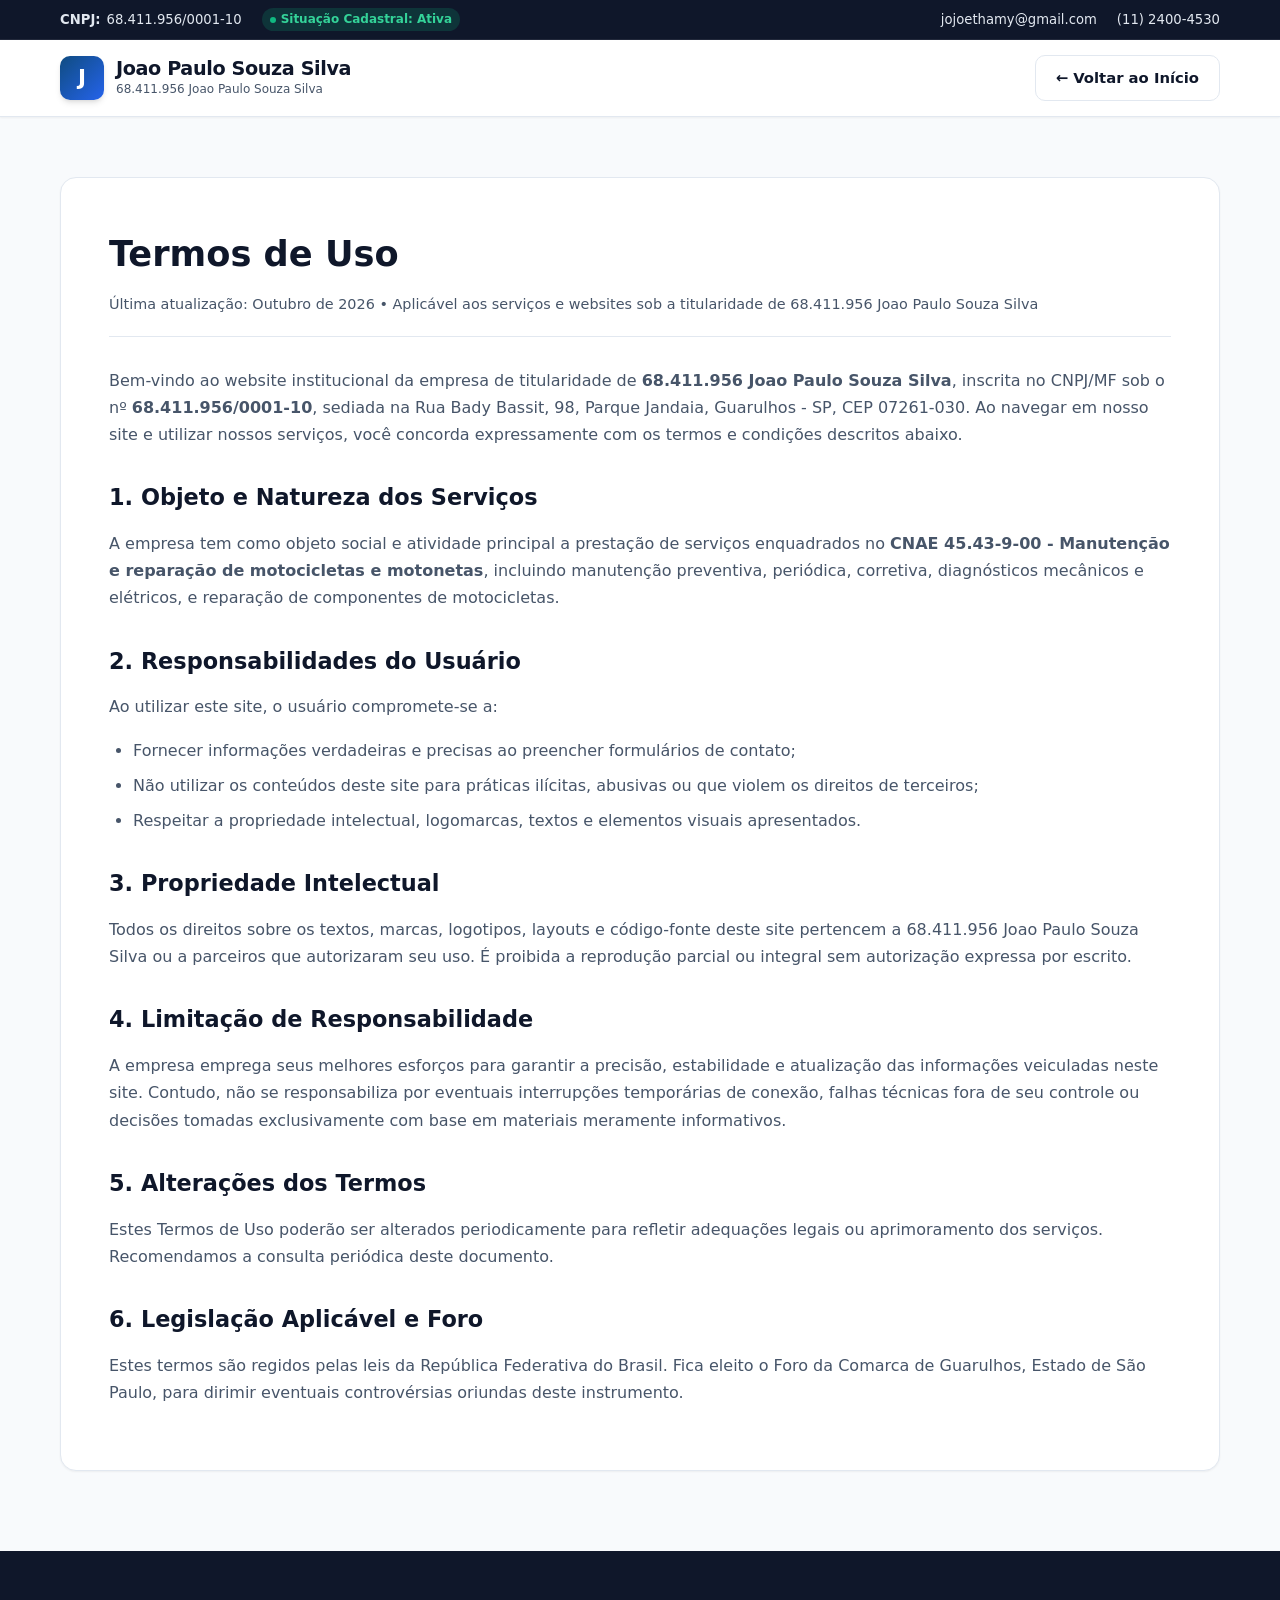
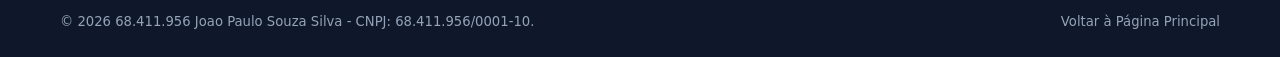
<file: termos-de-uso.html>
<!DOCTYPE html>
<html lang="pt-BR">
<head>
  <meta charset="UTF-8">
  <meta name="viewport" content="width=device-width, initial-scale=1.0">
  <title>Termos de Uso | Joao Paulo Souza Silva</title>
  <meta name="description" content="Termos e Condições Gerais de Uso dos serviços e do site da empresa 68.411.956 Joao Paulo Souza Silva.">
  <link rel="stylesheet" href="css/style.css">
</head>
<body>

  <!-- Top Informative Bar -->
  <div class="topbar">
    <div class="container">
      <div class="topbar-info">
        <span class="topbar-item">
          <strong>CNPJ:</strong> 68.411.956/0001-10
        </span>
        <span class="topbar-item">
          <span class="badge-active">Situação Cadastral: Ativa</span>
        </span>
      </div>
      <div class="topbar-info">
        <a href="mailto:jojoethamy@gmail.com" class="topbar-item">
          jojoethamy@gmail.com
        </a>
        <a href="tel:551124004530" class="topbar-item">
          (11) 2400-4530
        </a>
      </div>
    </div>
  </div>

  <!-- Main Navigation -->
  <header class="navbar">
    <div class="container">
      <a href="index.html" class="logo-wrap">
        <div class="logo-icon">J</div>
        <div class="logo-text">
          <h1>Joao Paulo Souza Silva</h1>
          <span>68.411.956 Joao Paulo Souza Silva</span>
        </div>
      </a>

      <div class="nav-cta">
        <a href="index.html" class="btn btn-outline">&larr; Voltar ao Início</a>
      </div>
    </div>
  </header>

  <main class="legal-page section-bg-light">
    <div class="container">
      <div class="legal-card">
        <h1>Termos de Uso</h1>
        <div class="legal-meta">
          Última atualização: Outubro de 2026 &bull; Aplicável aos serviços e websites sob a titularidade de 68.411.956 Joao Paulo Souza Silva
        </div>

        <div class="legal-content">
          <p>
            Bem-vindo ao website institucional da empresa de titularidade de <strong>68.411.956 Joao Paulo Souza Silva</strong>, inscrita no CNPJ/MF sob o nº <strong>68.411.956/0001-10</strong>, sediada na Rua Bady Bassit, 98, Parque Jandaia, Guarulhos - SP, CEP 07261-030. Ao navegar em nosso site e utilizar nossos serviços, você concorda expressamente com os termos e condições descritos abaixo.
          </p>

          <h2>1. Objeto e Natureza dos Serviços</h2>
          <p>
            A empresa tem como objeto social e atividade principal a prestação de serviços enquadrados no <strong>CNAE 45.43-9-00 - Manutenção e reparação de motocicletas e motonetas</strong>, incluindo manutenção preventiva, periódica, corretiva, diagnósticos mecânicos e elétricos, e reparação de componentes de motocicletas.
          </p>

          <h2>2. Responsabilidades do Usuário</h2>
          <p>Ao utilizar este site, o usuário compromete-se a:</p>
          <ul>
            <li>Fornecer informações verdadeiras e precisas ao preencher formulários de contato;</li>
            <li>Não utilizar os conteúdos deste site para práticas ilícitas, abusivas ou que violem os direitos de terceiros;</li>
            <li>Respeitar a propriedade intelectual, logomarcas, textos e elementos visuais apresentados.</li>
          </ul>

          <h2>3. Propriedade Intelectual</h2>
          <p>
            Todos os direitos sobre os textos, marcas, logotipos, layouts e código-fonte deste site pertencem a 68.411.956 Joao Paulo Souza Silva ou a parceiros que autorizaram seu uso. É proibida a reprodução parcial ou integral sem autorização expressa por escrito.
          </p>

          <h2>4. Limitação de Responsabilidade</h2>
          <p>
            A empresa emprega seus melhores esforços para garantir a precisão, estabilidade e atualização das informações veiculadas neste site. Contudo, não se responsabiliza por eventuais interrupções temporárias de conexão, falhas técnicas fora de seu controle ou decisões tomadas exclusivamente com base em materiais meramente informativos.
          </p>

          <h2>5. Alterações dos Termos</h2>
          <p>
            Estes Termos de Uso poderão ser alterados periodicamente para refletir adequações legais ou aprimoramento dos serviços. Recomendamos a consulta periódica deste documento.
          </p>

          <h2>6. Legislação Aplicável e Foro</h2>
          <p>
            Estes termos são regidos pelas leis da República Federativa do Brasil. Fica eleito o Foro da Comarca de Guarulhos, Estado de São Paulo, para dirimir eventuais controvérsias oriundas deste instrumento.
          </p>
        </div>
      </div>
    </div>
  </main>

  <footer class="footer">
    <div class="container">
      <div class="footer-bottom" style="border: none; padding-top: 0;">
        <div>
          &copy; <span id="currentYear"></span> 68.411.956 Joao Paulo Souza Silva - CNPJ: 68.411.956/0001-10.
        </div>
        <div>
          <a href="index.html">Voltar à Página Principal</a>
        </div>
      </div>
    </div>
  </footer>

  <script src="js/main.js"></script>
</body>
</html>
</file>
<file: css/style.css>
/* ==========================================================================
   Joao Paulo Souza Silva - Estilos Principais
   Razão Social: 68.411.956 Joao Paulo Souza Silva
   CNPJ: 68.411.956/0001-10
   ========================================================================== */

:root {
  --primary: #0f4c81;
  --primary-dark: #0a355c;
  --primary-light: #2563eb;
  --accent: #10b981;
  --accent-dark: #059669;
  --accent-light: #d1fae5;
  --dark: #0f172a;
  --dark-soft: #1e293b;
  --gray-600: #475569;
  --gray-400: #94a3b8;
  --gray-200: #e2e8f0;
  --gray-100: #f1f5f9;
  --gray-50: #f8fafc;
  --white: #ffffff;
  
  --shadow-sm: 0 1px 2px 0 rgb(0 0 0 / 0.05);
  --shadow-md: 0 4px 6px -1px rgb(0 0 0 / 0.1), 0 2px 4px -2px rgb(0 0 0 / 0.1);
  --shadow-lg: 0 10px 15px -3px rgb(0 0 0 / 0.1), 0 4px 6px -4px rgb(0 0 0 / 0.1);
  --shadow-xl: 0 20px 25px -5px rgb(0 0 0 / 0.1), 0 8px 10px -6px rgb(0 0 0 / 0.1);

  --radius-sm: 6px;
  --radius-md: 10px;
  --radius-lg: 16px;
  --radius-full: 9999px;

  --transition: all 0.25s ease-in-out;
  --font-sans: system-ui, -apple-system, BlinkMacSystemFont, "Segoe UI", Roboto, "Helvetica Neue", Arial, sans-serif;
}

*, *::before, *::after {
  box-sizing: border-box;
  margin: 0;
  padding: 0;
}

html {
  scroll-behavior: smooth;
  font-family: var(--font-sans);
  color: var(--dark);
  background-color: var(--white);
  line-height: 1.6;
}

body {
  min-height: 100vh;
  display: flex;
  flex-direction: column;
}

img {
  max-width: 100%;
  height: auto;
  display: block;
}

a {
  color: inherit;
  text-decoration: none;
  transition: var(--transition);
}

ul {
  list-style: none;
}

.container {
  width: 100%;
  max-width: 1200px;
  margin-left: auto;
  margin-right: auto;
  padding-left: 20px;
  padding-right: 20px;
}

/* --------------------------------------------------------------------------
   Top Notification / Header Bar
   -------------------------------------------------------------------------- */
.topbar {
  background: var(--dark);
  color: var(--gray-200);
  font-size: 0.825rem;
  padding: 8px 0;
  border-bottom: 1px solid rgba(255, 255, 255, 0.08);
}

.topbar .container {
  display: flex;
  justify-content: space-between;
  align-items: center;
  flex-wrap: wrap;
  gap: 10px;
}

.topbar-info {
  display: flex;
  gap: 20px;
  align-items: center;
  flex-wrap: wrap;
}

.topbar-item {
  display: inline-flex;
  align-items: center;
  gap: 6px;
}

.badge-active {
  display: inline-flex;
  align-items: center;
  gap: 5px;
  background-color: rgba(16, 185, 129, 0.18);
  color: #34d399;
  padding: 2px 8px;
  border-radius: var(--radius-full);
  font-weight: 600;
  font-size: 0.75rem;
}

.badge-active::before {
  content: "";
  display: inline-block;
  width: 6px;
  height: 6px;
  border-radius: 50%;
  background-color: #10b981;
}

/* --------------------------------------------------------------------------
   Navbar
   -------------------------------------------------------------------------- */
.navbar {
  background: var(--white);
  position: sticky;
  top: 0;
  z-index: 100;
  box-shadow: var(--shadow-sm);
  border-bottom: 1px solid var(--gray-200);
}

.navbar .container {
  display: flex;
  justify-content: space-between;
  align-items: center;
  height: 76px;
}

.logo-wrap {
  display: flex;
  align-items: center;
  gap: 12px;
}

.logo-icon {
  width: 44px;
  height: 44px;
  background: linear-gradient(135deg, var(--primary) 0%, var(--primary-light) 100%);
  color: var(--white);
  border-radius: var(--radius-md);
  display: flex;
  align-items: center;
  justify-content: center;
  font-weight: 800;
  font-size: 1.35rem;
  box-shadow: var(--shadow-md);
}

.logo-text h1 {
  font-size: 1.2rem;
  font-weight: 800;
  letter-spacing: -0.02em;
  color: var(--dark);
  line-height: 1.2;
}

.logo-text span {
  font-size: 0.75rem;
  color: var(--gray-600);
  font-weight: 500;
  display: block;
}

.nav-links {
  display: flex;
  align-items: center;
  gap: 28px;
}

.nav-link {
  font-weight: 600;
  font-size: 0.925rem;
  color: var(--dark-soft);
  position: relative;
}

.nav-link:hover {
  color: var(--primary-light);
}

.nav-cta {
  display: flex;
  align-items: center;
  gap: 12px;
}

.btn {
  display: inline-flex;
  align-items: center;
  justify-content: center;
  gap: 8px;
  padding: 10px 20px;
  border-radius: var(--radius-md);
  font-weight: 600;
  font-size: 0.925rem;
  cursor: pointer;
  border: none;
  transition: var(--transition);
}

.btn-primary {
  background: var(--primary);
  color: var(--white);
}

.btn-primary:hover {
  background: var(--primary-dark);
  transform: translateY(-1px);
  box-shadow: var(--shadow-md);
}

.btn-whatsapp {
  background: var(--accent);
  color: var(--white);
}

.btn-whatsapp:hover {
  background: var(--accent-dark);
  transform: translateY(-1px);
  box-shadow: var(--shadow-md);
}

.btn-outline {
  border: 1px solid var(--gray-200);
  background: var(--white);
  color: var(--dark);
}

.btn-outline:hover {
  background: var(--gray-50);
  border-color: var(--gray-400);
}

.mobile-toggle {
  display: none;
  background: none;
  border: none;
  cursor: pointer;
  padding: 6px;
  color: var(--dark);
}

/* --------------------------------------------------------------------------
   Hero Section
   -------------------------------------------------------------------------- */
.hero {
  position: relative;
  background: radial-gradient(circle at top right, #edf4fa 0%, #ffffff 70%);
  padding: 80px 0 90px;
  overflow: hidden;
  border-bottom: 1px solid var(--gray-200);
}

.hero-grid {
  display: grid;
  grid-template-columns: 1.2fr 0.8fr;
  gap: 48px;
  align-items: center;
}

.hero-badge {
  display: inline-flex;
  align-items: center;
  gap: 8px;
  background-color: #eff6ff;
  color: var(--primary-light);
  border: 1px solid #bfdbfe;
  padding: 6px 14px;
  border-radius: var(--radius-full);
  font-size: 0.825rem;
  font-weight: 700;
  margin-bottom: 20px;
}

.hero-title {
  font-size: 2.85rem;
  line-height: 1.15;
  font-weight: 800;
  letter-spacing: -0.03em;
  color: var(--dark);
  margin-bottom: 20px;
}

.hero-title span {
  color: var(--primary);
  background: linear-gradient(135deg, var(--primary) 0%, var(--primary-light) 100%);
  -webkit-background-clip: text;
  -webkit-text-fill-color: transparent;
}

.hero-subtitle {
  font-size: 1.125rem;
  color: var(--gray-600);
  line-height: 1.6;
  margin-bottom: 32px;
  max-width: 580px;
}

.hero-actions {
  display: flex;
  gap: 16px;
  flex-wrap: wrap;
}

.hero-features-list {
  margin-top: 36px;
  display: flex;
  gap: 24px;
  flex-wrap: wrap;
}

.hero-feat-item {
  display: flex;
  align-items: center;
  gap: 8px;
  font-size: 0.875rem;
  font-weight: 600;
  color: var(--dark-soft);
}

.hero-feat-item svg {
  color: var(--accent);
}

.hero-card {
  background: var(--white);
  border: 1px solid var(--gray-200);
  border-radius: var(--radius-lg);
  padding: 32px;
  box-shadow: var(--shadow-xl);
  position: relative;
}

.hero-card::before {
  content: "";
  position: absolute;
  top: 0;
  left: 0;
  right: 0;
  height: 5px;
  background: linear-gradient(90deg, var(--primary) 0%, var(--accent) 100%);
  border-top-left-radius: var(--radius-lg);
  border-top-right-radius: var(--radius-lg);
}

.hero-card-header {
  display: flex;
  justify-content: space-between;
  align-items: flex-start;
  margin-bottom: 24px;
  padding-bottom: 16px;
  border-bottom: 1px solid var(--gray-100);
}

.hero-card-header h3 {
  font-size: 1.15rem;
  font-weight: 700;
}

.hero-card-row {
  display: flex;
  justify-content: space-between;
  padding: 10px 0;
  border-bottom: 1px dashed var(--gray-200);
  font-size: 0.9rem;
}

.hero-card-row:last-child {
  border-bottom: none;
}

.hero-card-label {
  color: var(--gray-600);
  font-weight: 500;
}

.hero-card-val {
  font-weight: 700;
  color: var(--dark);
  text-align: right;
}

/* --------------------------------------------------------------------------
   Section Common
   -------------------------------------------------------------------------- */
.section {
  padding: 85px 0;
}

.section-bg-light {
  background-color: var(--gray-50);
}

.section-header {
  text-align: center;
  max-width: 680px;
  margin: 0 auto 55px;
}

.section-badge {
  display: inline-block;
  text-transform: uppercase;
  font-size: 0.75rem;
  font-weight: 800;
  letter-spacing: 0.1em;
  color: var(--primary-light);
  background: #eff6ff;
  padding: 4px 12px;
  border-radius: var(--radius-full);
  margin-bottom: 12px;
}

.section-title {
  font-size: 2.2rem;
  font-weight: 800;
  letter-spacing: -0.02em;
  color: var(--dark);
  margin-bottom: 16px;
}

.section-subtitle {
  color: var(--gray-600);
  font-size: 1.05rem;
}

/* --------------------------------------------------------------------------
   About Section
   -------------------------------------------------------------------------- */
.about-grid {
  display: grid;
  grid-template-columns: 1fr 1fr;
  gap: 50px;
  align-items: center;
}

.about-text h3 {
  font-size: 1.7rem;
  font-weight: 800;
  margin-bottom: 20px;
  line-height: 1.3;
}

.about-text p {
  color: var(--gray-600);
  margin-bottom: 18px;
  font-size: 1rem;
}

.about-stats {
  display: grid;
  grid-template-columns: repeat(2, 1fr);
  gap: 20px;
  margin-top: 30px;
}

.stat-box {
  background: var(--white);
  border: 1px solid var(--gray-200);
  padding: 20px;
  border-radius: var(--radius-md);
  box-shadow: var(--shadow-sm);
}

.stat-box h4 {
  font-size: 1.6rem;
  font-weight: 800;
  color: var(--primary);
  margin-bottom: 4px;
}

.stat-box p {
  font-size: 0.85rem;
  color: var(--gray-600);
  margin: 0;
  font-weight: 600;
}

.about-highlight-box {
  background: linear-gradient(135deg, var(--dark-soft) 0%, var(--dark) 100%);
  color: var(--white);
  padding: 40px;
  border-radius: var(--radius-lg);
  box-shadow: var(--shadow-xl);
}

.about-highlight-box h4 {
  font-size: 1.4rem;
  margin-bottom: 18px;
  color: #60a5fa;
}

.about-highlight-box ul li {
  display: flex;
  align-items: flex-start;
  gap: 12px;
  margin-bottom: 16px;
  font-size: 0.95rem;
  color: var(--gray-200);
}

.about-highlight-box ul li svg {
  flex-shrink: 0;
  margin-top: 3px;
  color: var(--accent);
}

/* --------------------------------------------------------------------------
   Services Section (CNAE 73.19-0-02)
   -------------------------------------------------------------------------- */
.services-grid {
  display: grid;
  grid-template-columns: repeat(auto-fit, minmax(320px, 1fr));
  gap: 28px;
}

.service-card {
  background: var(--white);
  border: 1px solid var(--gray-200);
  border-radius: var(--radius-lg);
  padding: 32px;
  transition: var(--transition);
  box-shadow: var(--shadow-sm);
  display: flex;
  flex-direction: column;
}

.service-card:hover {
  transform: translateY(-5px);
  box-shadow: var(--shadow-lg);
  border-color: #93c5fd;
}

.service-icon {
  width: 54px;
  height: 54px;
  border-radius: var(--radius-md);
  background: #eff6ff;
  color: var(--primary);
  display: flex;
  align-items: center;
  justify-content: center;
  margin-bottom: 22px;
}

.service-card h3 {
  font-size: 1.25rem;
  font-weight: 700;
  margin-bottom: 12px;
  color: var(--dark);
}

.service-card p {
  color: var(--gray-600);
  font-size: 0.95rem;
  line-height: 1.6;
  margin-bottom: 20px;
  flex-grow: 1;
}

.service-badge {
  display: inline-block;
  font-size: 0.78rem;
  font-weight: 700;
  color: var(--primary);
  background: #dbeafe;
  padding: 4px 10px;
  border-radius: var(--radius-sm);
  width: fit-content;
}

/* --------------------------------------------------------------------------
   Registration Data / Transparência Cadastral
   -------------------------------------------------------------------------- */
.data-card {
  background: var(--white);
  border-radius: var(--radius-lg);
  border: 1px solid var(--gray-200);
  box-shadow: var(--shadow-md);
  overflow: hidden;
}

.data-card-header {
  background: var(--dark);
  color: var(--white);
  padding: 24px 32px;
  display: flex;
  justify-content: space-between;
  align-items: center;
  flex-wrap: wrap;
  gap: 16px;
}

.data-card-header h3 {
  font-size: 1.3rem;
  font-weight: 700;
}

.data-table-grid {
  display: grid;
  grid-template-columns: repeat(auto-fit, minmax(280px, 1fr));
  gap: 1px;
  background-color: var(--gray-200);
}

.data-cell {
  background-color: var(--white);
  padding: 20px 24px;
}

.data-cell-label {
  font-size: 0.78rem;
  text-transform: uppercase;
  letter-spacing: 0.05em;
  color: var(--gray-600);
  font-weight: 700;
  margin-bottom: 6px;
}

.data-cell-value {
  font-size: 1rem;
  font-weight: 700;
  color: var(--dark);
  word-break: break-word;
}

.data-cell-value a {
  color: var(--primary-light);
}

.data-cell-value a:hover {
  text-decoration: underline;
}

/* --------------------------------------------------------------------------
   Contact & Location
   -------------------------------------------------------------------------- */
.contact-grid {
  display: grid;
  grid-template-columns: 1fr 1.2fr;
  gap: 40px;
}

.contact-info-card {
  background: var(--white);
  border: 1px solid var(--gray-200);
  border-radius: var(--radius-lg);
  padding: 32px;
  box-shadow: var(--shadow-sm);
}

.contact-info-card h3 {
  font-size: 1.35rem;
  margin-bottom: 24px;
  font-weight: 700;
}

.contact-list {
  display: flex;
  flex-direction: column;
  gap: 22px;
}

.contact-item {
  display: flex;
  align-items: flex-start;
  gap: 16px;
}

.contact-icon {
  width: 44px;
  height: 44px;
  border-radius: var(--radius-md);
  background: #f0fdf4;
  color: var(--accent);
  display: flex;
  align-items: center;
  justify-content: center;
  flex-shrink: 0;
}

.contact-item-text h4 {
  font-size: 0.875rem;
  font-weight: 700;
  color: var(--gray-600);
  text-transform: uppercase;
  letter-spacing: 0.04em;
  margin-bottom: 4px;
}

.contact-item-text p, .contact-item-text a {
  font-size: 1rem;
  font-weight: 600;
  color: var(--dark);
}

.contact-form-card {
  background: var(--white);
  border: 1px solid var(--gray-200);
  border-radius: var(--radius-lg);
  padding: 36px;
  box-shadow: var(--shadow-sm);
}

.form-group {
  margin-bottom: 20px;
}

.form-label {
  display: block;
  font-size: 0.875rem;
  font-weight: 600;
  color: var(--dark-soft);
  margin-bottom: 8px;
}

.form-control {
  width: 100%;
  padding: 12px 16px;
  font-size: 0.95rem;
  border: 1px solid var(--gray-200);
  border-radius: var(--radius-md);
  font-family: inherit;
  transition: var(--transition);
}

.form-control:focus {
  outline: none;
  border-color: var(--primary-light);
  box-shadow: 0 0 0 3px rgba(37, 99, 235, 0.15);
}

textarea.form-control {
  resize: vertical;
  min-height: 120px;
}

.form-alert {
  display: none;
  padding: 12px 16px;
  border-radius: var(--radius-md);
  font-size: 0.9rem;
  margin-top: 16px;
}

.form-alert.success {
  display: block;
  background-color: var(--accent-light);
  color: #065f46;
  border: 1px solid #6ee7b7;
}

/* --------------------------------------------------------------------------
   Footer
   -------------------------------------------------------------------------- */
.footer {
  background: var(--dark);
  color: var(--gray-400);
  padding: 60px 0 25px;
  margin-top: auto;
  font-size: 0.9rem;
}

.footer-grid {
  display: grid;
  grid-template-columns: 2fr 1fr 1fr;
  gap: 40px;
  padding-bottom: 40px;
  border-bottom: 1px solid rgba(255, 255, 255, 0.1);
}

.footer-col h4 {
  color: var(--white);
  font-size: 1.05rem;
  font-weight: 700;
  margin-bottom: 20px;
}

.footer-col p {
  line-height: 1.6;
  margin-bottom: 16px;
}

.footer-links {
  display: flex;
  flex-direction: column;
  gap: 10px;
}

.footer-links a:hover {
  color: var(--white);
  transform: translateX(3px);
}

.footer-bottom {
  padding-top: 25px;
  display: flex;
  justify-content: space-between;
  align-items: center;
  flex-wrap: wrap;
  gap: 16px;
  font-size: 0.825rem;
}

/* --------------------------------------------------------------------------
   Legal Pages (Privacy / Terms)
   -------------------------------------------------------------------------- */
.legal-page {
  padding: 60px 0 80px;
}

.legal-card {
  background: var(--white);
  border: 1px solid var(--gray-200);
  border-radius: var(--radius-lg);
  padding: 48px;
  box-shadow: var(--shadow-sm);
}

.legal-card h1 {
  font-size: 2.2rem;
  font-weight: 800;
  color: var(--dark);
  margin-bottom: 10px;
}

.legal-meta {
  color: var(--gray-600);
  font-size: 0.9rem;
  margin-bottom: 30px;
  padding-bottom: 20px;
  border-bottom: 1px solid var(--gray-200);
}

.legal-content h2 {
  font-size: 1.4rem;
  font-weight: 700;
  margin-top: 32px;
  margin-bottom: 14px;
  color: var(--dark);
}

.legal-content p, .legal-content ul {
  color: var(--gray-600);
  margin-bottom: 16px;
  line-height: 1.7;
}

.legal-content ul {
  padding-left: 24px;
  list-style: disc;
}

.legal-content li {
  margin-bottom: 8px;
}

/* --------------------------------------------------------------------------
   Responsive Breakpoints
   -------------------------------------------------------------------------- */
@media (max-width: 992px) {
  .hero-grid {
    grid-template-columns: 1fr;
    gap: 40px;
  }
  .about-grid {
    grid-template-columns: 1fr;
  }
  .contact-grid {
    grid-template-columns: 1fr;
  }
  .footer-grid {
    grid-template-columns: 1fr;
    gap: 30px;
  }
}

@media (max-width: 768px) {
  .mobile-toggle {
    display: block;
  }
  
  .nav-links {
    display: none;
    position: absolute;
    top: 76px;
    left: 0;
    right: 0;
    background: var(--white);
    flex-direction: column;
    padding: 24px;
    border-bottom: 1px solid var(--gray-200);
    box-shadow: var(--shadow-lg);
    gap: 16px;
    align-items: flex-start;
  }

  .nav-links.active {
    display: flex;
  }

  .hero-title {
    font-size: 2.1rem;
  }

  .legal-card {
    padding: 24px;
  }
}
</file>
